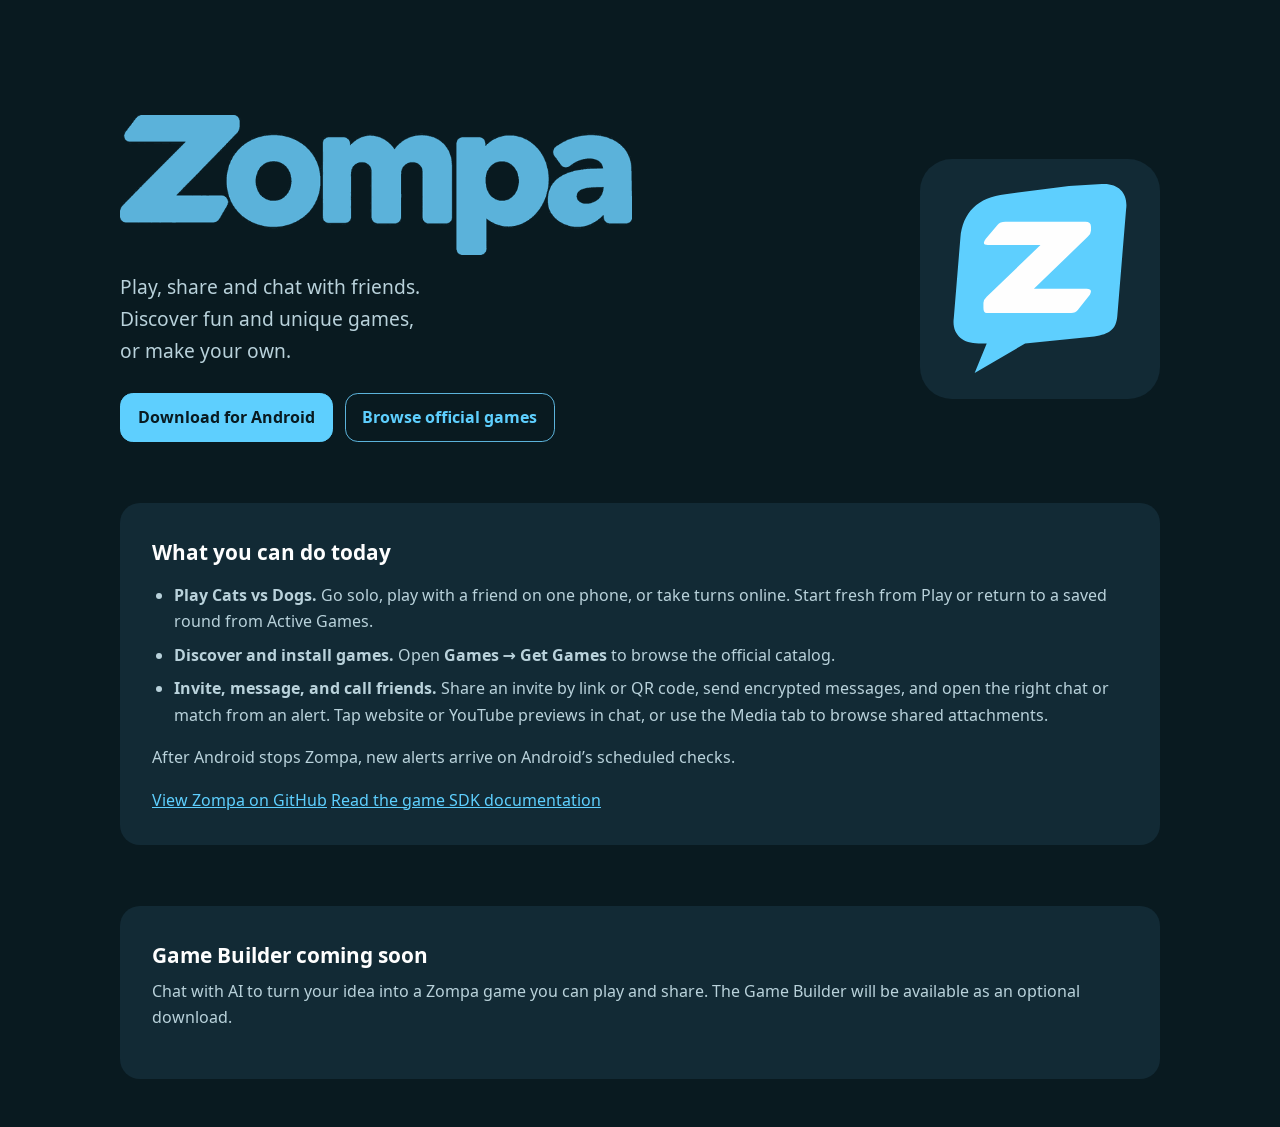
<file: docs/index.html>
<!doctype html>
<html lang="en">
<head>
  <meta charset="utf-8">
  <meta name="viewport" content="width=device-width, initial-scale=1">
  <meta name="theme-color" content="#091a20">
  <title>Zompa for Android</title>
  <link rel="icon" href="brand/icon.svg" type="image/svg+xml">
  <style>
    @font-face{font-family:"Noto Sans";src:url(brand/NotoSans-Regular.woff) format("woff");font-weight:400;font-display:swap}
    @font-face{font-family:"Noto Sans";src:url(brand/NotoSans-Bold.woff) format("woff");font-weight:700;font-display:swap}
    :root{color-scheme:dark;--ink:#091a20;--panel:#122a35;--white:#fefefe;--blue:#5ecffe;--mark:#5cb3db;--muted:#b9d2db}
    *{box-sizing:border-box}
    body{margin:0;background:var(--ink);color:var(--white);font:1rem/1.65 "Noto Sans",system-ui,sans-serif}
    main{width:min(100% - 2.5rem,65rem);margin:auto;padding:clamp(3rem,9vw,7.2rem) 0 3rem}
    .intro{display:grid;grid-template-columns:minmax(0,1fr) minmax(9rem,15rem);align-items:center;gap:clamp(1.5rem,5vw,4rem)}
    h1{margin:0 0 1.05rem}
    .wordmark{display:block;width:min(100%,32rem);height:auto}
    .mark{display:block;width:100%;max-width:15rem;aspect-ratio:1;background:var(--panel);border-radius:2rem;padding:1.4rem;justify-self:end}
    p{margin:0 0 1rem;color:var(--muted)}
    .intro p{max-width:33rem;font-size:clamp(1.05rem,2.5vw,1.2rem)}
    a{color:var(--blue)}
    nav{display:flex;flex-wrap:wrap;gap:.75rem;margin-top:1.65rem}
    nav a{display:inline-block;padding:.65rem 1.05rem;border:1px solid var(--mark);border-radius:.8rem;text-decoration:none;font-weight:700}
    nav a:first-child{background:var(--blue);color:var(--ink);border-color:var(--blue)}
    section{padding:clamp(1.25rem,4vw,2rem);margin-top:clamp(2rem,5vw,3.8rem);border-radius:1.25rem;background:var(--panel)}
    h2{margin:0 0 .35rem;font-size:1.3rem}
    ul{margin:.8rem 0 1rem;padding-inline-start:1.35rem;color:var(--muted)}
    li+li{margin-top:.45rem}
    a:focus-visible{outline:3px solid var(--white);outline-offset:4px}
    @media(max-width:39rem){
      .intro{grid-template-columns:minmax(0,1fr)}
      .mark{display:none}
    }
  </style>
</head>
<body>
  <main>
    <div class="intro">
      <div>
        <h1><img class="wordmark" src="brand/wordmark.png" alt="Zompa"></h1>
        <p>Play, share and chat with friends.<br>
          Discover fun and unique games,<br>
          or make your own.</p>
        <nav aria-label="Downloads">
          <a href="https://github.com/JustTrySomthing/zompa/releases/latest/download/Zompa-ARM64.apk">Download for Android</a>
          <a href="https://github.com/JustTrySomthing/zompa-games">Browse official games</a>
        </nav>
      </div>
      <img class="mark" src="brand/bubble.svg" alt="">
    </div>
    <section>
      <h2>What you can do today</h2>
      <ul>
        <li><strong>Play Cats vs Dogs.</strong> Go solo, play with a friend on one phone, or take turns online. Start fresh from Play or return to a saved round from Active Games.</li>
        <li><strong>Discover and install games.</strong> Open <strong>Games → Get Games</strong> to browse the official catalog.</li>
        <li><strong>Invite, message, and call friends.</strong> Share an invite by link or QR code, send encrypted messages, and open the right chat or match from an alert. Tap website or YouTube previews in chat, or use the Media tab to browse shared attachments.</li>
      </ul>
      <p>After Android stops Zompa, new alerts arrive on Android’s scheduled checks.</p>
      <a href="https://github.com/JustTrySomthing/zompa">View Zompa on GitHub</a>
      <a href="https://github.com/JustTrySomthing/zompa/tree/main/sdk">Read the game SDK documentation</a>
    </section>
    <section>
      <h2>Game Builder coming soon</h2>
      <p>Chat with AI to turn your idea into a Zompa game you can play and share. The Game Builder will be available as an optional download.</p>
    </section>
  </main>
</body>
</html>
</file>
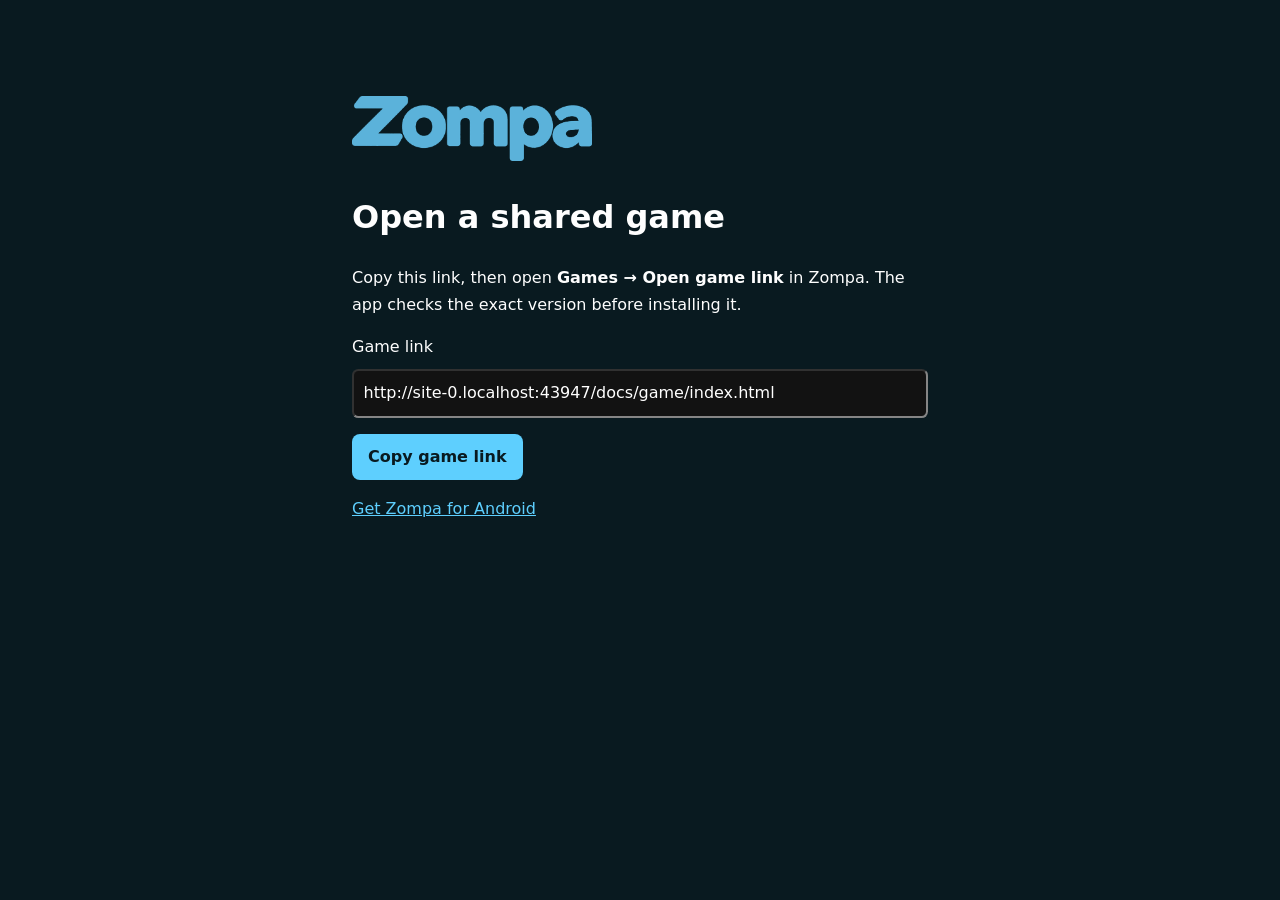
<file: docs/game/index.html>
<!doctype html>
<html lang="en">
<head>
  <meta charset="utf-8">
  <meta name="viewport" content="width=device-width, initial-scale=1">
  <meta name="theme-color" content="#091a20">
  <link rel="icon" href="../brand/icon.svg" type="image/svg+xml">
  <title>Open a Zompa game</title>
  <style>
    :root{color-scheme:dark;background:#091a20;color:#fefefe;font:1rem/1.65 system-ui,sans-serif}
    body{margin:0}
    main{max-width:36rem;margin:auto;padding:clamp(2rem,8vw,6rem) 1.25rem}
    img{width:min(60%,15rem);height:auto}
    a{color:#5ecffe}
    input{box-sizing:border-box;width:100%;margin:.5rem 0 1rem;padding:.6rem;font:inherit;border-radius:.4rem}
    button{background:#5ecffe;color:#091a20;padding:.6rem 1rem;border:0;border-radius:.5rem;font:inherit;font-weight:700}
  </style>
</head>
<body>
  <main>
    <a href="../"><img src="../brand/wordmark.png" alt="Zompa"></a>
    <h1>Open a shared game</h1>
    <p>Copy this link, then open <strong>Games → Open game link</strong> in Zompa. The app checks the exact version before installing it.</p>
    <label for="game-link">Game link</label>
    <input id="game-link" readonly>
    <button type="button" id="copy">Copy game link</button>
    <p id="status" role="status"></p>
    <p><a href="https://github.com/JustTrySomthing/zompa#what-you-can-do-today">Get Zompa for Android</a></p>
  </main>
  <script>
    const link = document.querySelector('#game-link');
    const status = document.querySelector('#status');
    link.value = location.href;
    document.querySelector('#copy').addEventListener('click', async () => {
      try {
        await navigator.clipboard.writeText(link.value);
        status.textContent = 'Game link copied.';
      } catch {
        link.select();
        status.textContent = 'Copy the selected link.';
      }
    });
  </script>
</body>
</html>
</file>
